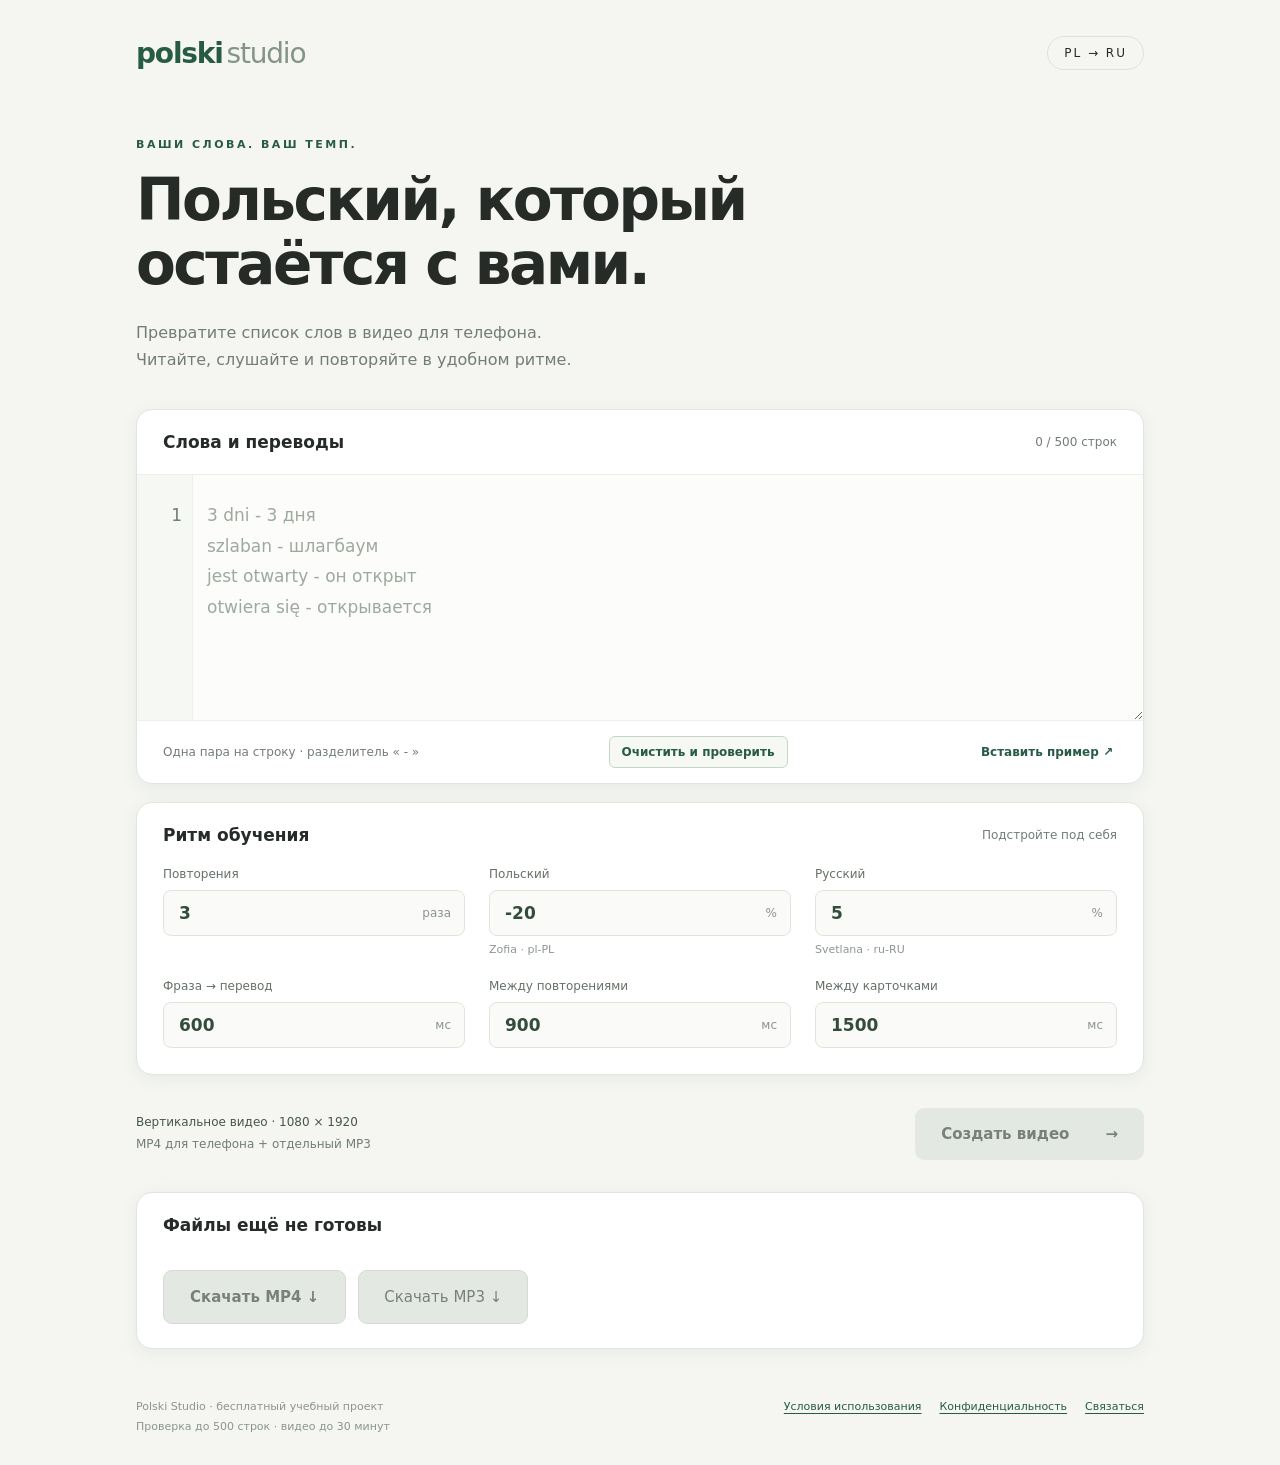
<file: templates/index.html>
<!doctype html>
<html lang="ru">
<head><meta charset="utf-8"><meta name="viewport" content="width=device-width,initial-scale=1"><title>Polski — слова в движении</title><link rel="icon" href="/static/favicon.svg" type="image/svg+xml"><link rel="stylesheet" href="/static/style.css?v=20261009-submit1"><script src="/static/app.js?v=20261009-submit1" defer></script></head>
<body>
<main>
  <header><a class="brand" href="/">polski<span>studio</span></a><span class="badge">PL → RU</span></header>
  <section class="intro"><p class="eyebrow">ВАШИ СЛОВА. ВАШ ТЕМП.</p><h1>Польский, который<br>остаётся с вами.</h1><p>Превратите список слов в видео для телефона.<br>Читайте, слушайте и повторяйте в удобном ритме.</p></section>
  <form id="form">
    <div class="editor panel"><div class="section-title"><h2>Слова и переводы</h2><span id="count">0 строк</span></div>
      <label class="sr-only" for="text">Вставьте слова и переводы</label>
      <div class="text-editor">
        <div id="line-gutter" class="line-gutter" aria-hidden="true"></div>
        <div id="text-measure" class="text-measure" aria-hidden="true"></div>
      <textarea id="text" name="text" required maxlength="100000" placeholder="3 dni - 3 дня&#10;szlaban - шлагбаум&#10;jest otwarty - он открыт&#10;otwiera się - открывается"></textarea>
      </div>
      <div class="editor-footer"><span>Одна пара на строку · разделитель « - »</span><button id="normalize" type="button">Очистить и проверить</button><button id="example" type="button">Вставить пример ↗</button></div>
    </div>
    <p id="normalized-summary" class="normalization-summary" aria-live="polite" hidden></p>
    <div id="errors" class="errors" role="alert" hidden></div>
    <div class="settings panel"><div class="section-title"><h2>Ритм обучения</h2><span>Подстройте под себя</span></div>
      <div class="settings-grid">
        <label>Повторения<div class="input-wrap"><input id="repetitions" type="number" min="1" max="5" value="3" required><span>раза</span></div></label>
        <label>Польский<div class="input-wrap"><input id="pl_rate" type="number" min="-50" max="50" value="-20" required><span>%</span></div><small>Zofia · pl-PL</small></label>
        <label>Русский<div class="input-wrap"><input id="ru_rate" type="number" min="-50" max="50" value="5" required><span>%</span></div><small>Svetlana · ru-RU</small></label>
        <label>Фраза → перевод<div class="input-wrap"><input id="language_pause" type="number" min="0" max="5000" step="50" value="600" required><span>мс</span></div></label>
        <label>Между повторениями<div class="input-wrap"><input id="repeat_pause" type="number" min="0" max="5000" step="50" value="900" required><span>мс</span></div></label>
        <label>Между карточками<div class="input-wrap"><input id="card_pause" type="number" min="0" max="5000" step="50" value="1500" required><span>мс</span></div></label>
      </div>
    </div>
    <div class="action"><p>Вертикальное видео · 1080 × 1920<br><span>MP4 для телефона + отдельный MP3</span></p><button id="submit" class="primary" type="submit" disabled aria-disabled="true">Создать видео <span>→</span></button></div>
  </form>
  <section id="result" class="panel result" aria-live="polite"><div class="section-title"><h2 id="stage">Файлы ещё не готовы</h2><span id="progress-label"></span></div><progress id="progress" hidden></progress><button id="cancel" class="secondary cancel" type="button" hidden>Отменить задание</button><div id="downloads"><p id="metadata"></p><div class="download-row"><a id="mp4" class="primary" aria-disabled="true" tabindex="-1" download>Скачать MP4 ↓</a><a id="mp3" class="secondary" aria-disabled="true" tabindex="-1" download>Скачать MP3 ↓</a></div></div></section>
  <footer class="site-footer"><div>Polski Studio · бесплатный учебный проект<br><span>Проверка до 500 строк · видео до 30 минут</span></div><nav aria-label="Правовая информация"><a href="/static/legal.html#terms">Условия использования</a><a href="/static/legal.html#privacy">Конфиденциальность</a><a href="mailto:moonstranger777@gmail.com">Связаться</a></nav></footer>
</main>
</body></html>
</file>
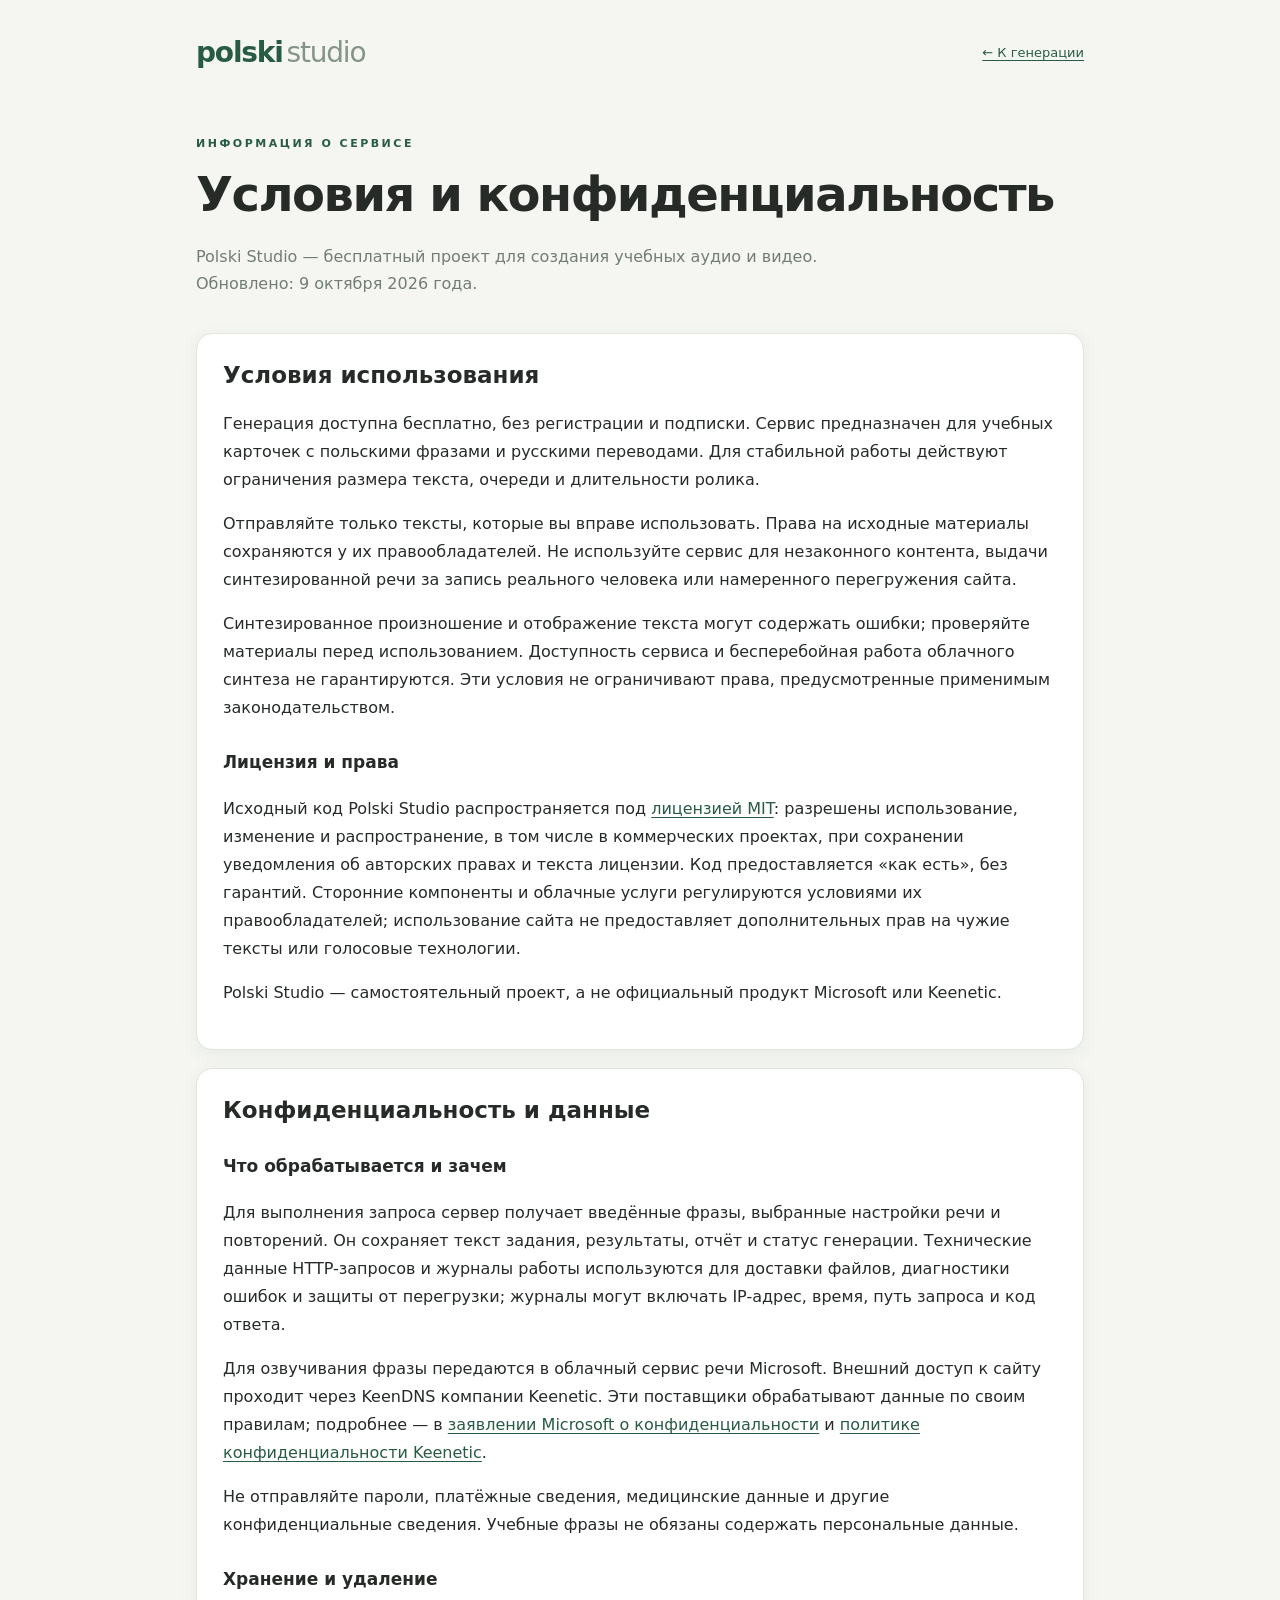
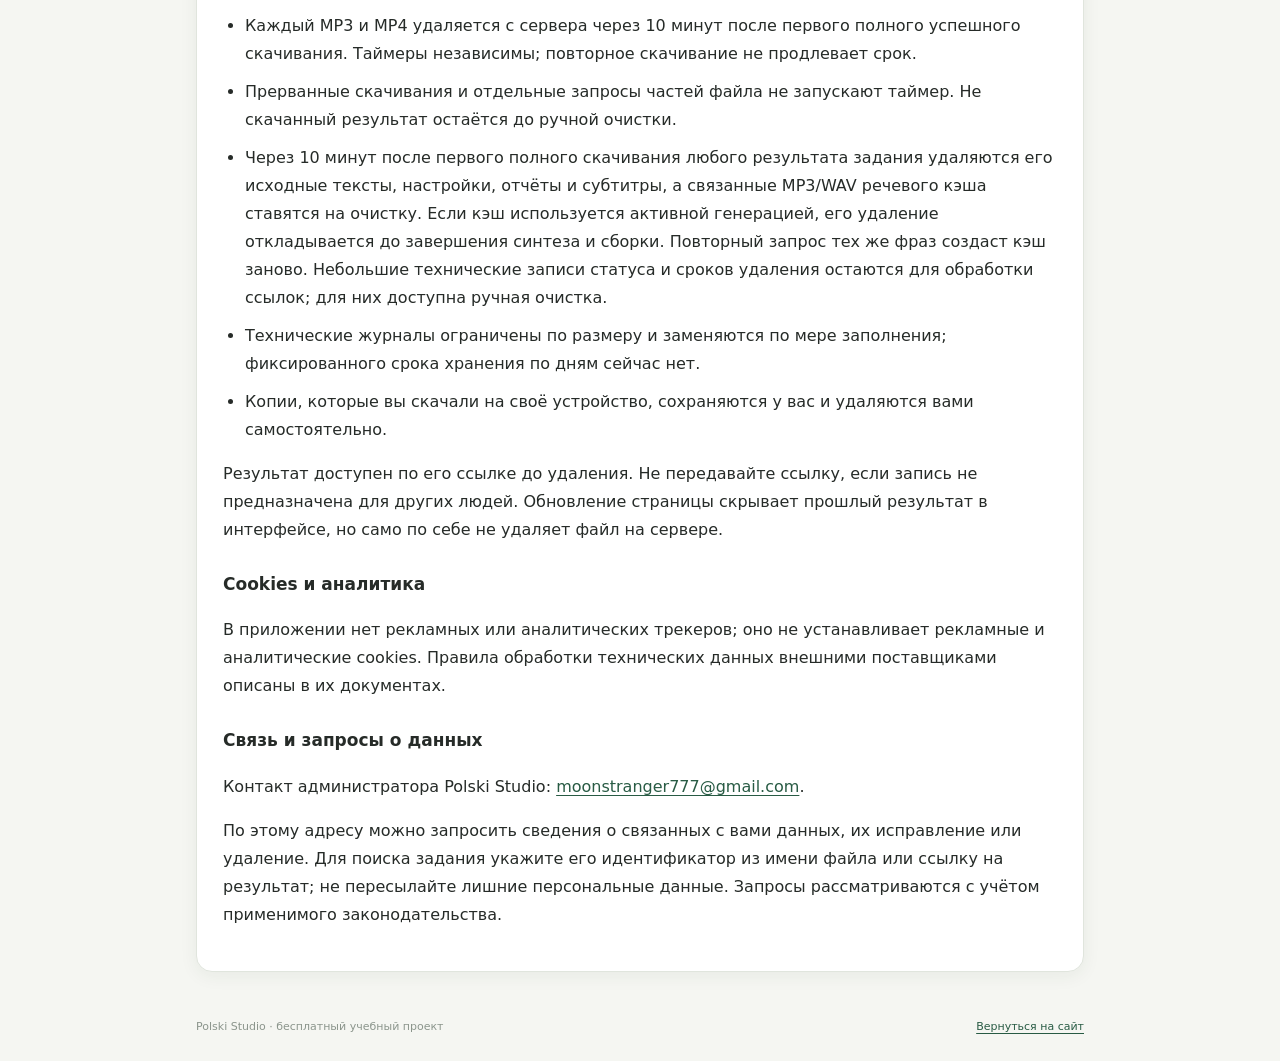
<file: static/legal.html>
<!doctype html>
<html lang="ru">
<head><meta charset="utf-8"><meta name="viewport" content="width=device-width,initial-scale=1"><title>Правовая информация — Polski Studio</title><link rel="icon" href="/static/favicon.svg" type="image/svg+xml"><link rel="stylesheet" href="/static/style.css?v=20261009-legal1"></head>
<body><main class="legal-page">
<header><a class="brand" href="/">polski<span>studio</span></a><a class="legal-back" href="/">← К генерации</a></header>
<div class="intro"><p class="eyebrow">ИНФОРМАЦИЯ О СЕРВИСЕ</p><h1>Условия и конфиденциальность</h1><p>Polski Studio — бесплатный проект для создания учебных аудио и видео.<br>Обновлено: 9 октября 2026 года.</p></div>
<section id="terms" class="panel legal-section" aria-labelledby="terms-title">
<h2 id="terms-title">Условия использования</h2>
<p>Генерация доступна бесплатно, без регистрации и подписки. Сервис предназначен для учебных карточек с польскими фразами и русскими переводами. Для стабильной работы действуют ограничения размера текста, очереди и длительности ролика.</p>
<p>Отправляйте только тексты, которые вы вправе использовать. Права на исходные материалы сохраняются у их правообладателей. Не используйте сервис для незаконного контента, выдачи синтезированной речи за запись реального человека или намеренного перегружения сайта.</p>
<p>Синтезированное произношение и отображение текста могут содержать ошибки; проверяйте материалы перед использованием. Доступность сервиса и бесперебойная работа облачного синтеза не гарантируются. Эти условия не ограничивают права, предусмотренные применимым законодательством.</p>
<h3>Лицензия и права</h3>
<p>Исходный код Polski Studio распространяется под <a href="https://github.com/Uniqornot/polski-studio/blob/main/LICENSE" rel="noopener noreferrer">лицензией MIT</a>: разрешены использование, изменение и распространение, в том числе в коммерческих проектах, при сохранении уведомления об авторских правах и текста лицензии. Код предоставляется «как есть», без гарантий. Сторонние компоненты и облачные услуги регулируются условиями их правообладателей; использование сайта не предоставляет дополнительных прав на чужие тексты или голосовые технологии.</p>
<p>Polski Studio — самостоятельный проект, а не официальный продукт Microsoft или Keenetic.</p>
</section>
<section id="privacy" class="panel legal-section" aria-labelledby="privacy-title">
<h2 id="privacy-title">Конфиденциальность и данные</h2>
<h3>Что обрабатывается и зачем</h3>
<p>Для выполнения запроса сервер получает введённые фразы, выбранные настройки речи и повторений. Он сохраняет текст задания, результаты, отчёт и статус генерации. Технические данные HTTP-запросов и журналы работы используются для доставки файлов, диагностики ошибок и защиты от перегрузки; журналы могут включать IP-адрес, время, путь запроса и код ответа.</p>
<p>Для озвучивания фразы передаются в облачный сервис речи Microsoft. Внешний доступ к сайту проходит через KeenDNS компании Keenetic. Эти поставщики обрабатывают данные по своим правилам; подробнее — в <a href="https://privacy.microsoft.com/ru-ru/privacystatement" rel="noopener noreferrer">заявлении Microsoft о конфиденциальности</a> и <a href="https://keenetic.com/en/legal" rel="noopener noreferrer">политике конфиденциальности Keenetic</a>.</p>
<p>Не отправляйте пароли, платёжные сведения, медицинские данные и другие конфиденциальные сведения. Учебные фразы не обязаны содержать персональные данные.</p>
<h3>Хранение и удаление</h3>
<ul>
<li>Каждый MP3 и MP4 удаляется с сервера через 10 минут после первого полного успешного скачивания. Таймеры независимы; повторное скачивание не продлевает срок.</li>
<li>Прерванные скачивания и отдельные запросы частей файла не запускают таймер. Не скачанный результат остаётся до ручной очистки.</li>
<li>Через 10 минут после первого полного скачивания любого результата задания удаляются его исходные тексты, настройки, отчёты и субтитры, а связанные MP3/WAV речевого кэша ставятся на очистку. Если кэш используется активной генерацией, его удаление откладывается до завершения синтеза и сборки. Повторный запрос тех же фраз создаст кэш заново. Небольшие технические записи статуса и сроков удаления остаются для обработки ссылок; для них доступна ручная очистка.</li>
<li>Технические журналы ограничены по размеру и заменяются по мере заполнения; фиксированного срока хранения по дням сейчас нет.</li>
<li>Копии, которые вы скачали на своё устройство, сохраняются у вас и удаляются вами самостоятельно.</li>
</ul>
<p>Результат доступен по его ссылке до удаления. Не передавайте ссылку, если запись не предназначена для других людей. Обновление страницы скрывает прошлый результат в интерфейсе, но само по себе не удаляет файл на сервере.</p>
<h3>Cookies и аналитика</h3>
<p>В приложении нет рекламных или аналитических трекеров; оно не устанавливает рекламные и аналитические cookies. Правила обработки технических данных внешними поставщиками описаны в их документах.</p>
<h3 id="contact">Связь и запросы о данных</h3>
<p>Контакт администратора Polski Studio: <a href="mailto:moonstranger777@gmail.com">moonstranger777@gmail.com</a>.</p>
<p>По этому адресу можно запросить сведения о связанных с вами данных, их исправление или удаление. Для поиска задания укажите его идентификатор из имени файла или ссылку на результат; не пересылайте лишние персональные данные. Запросы рассматриваются с учётом применимого законодательства.</p>
</section>
<footer><span>Polski Studio · бесплатный учебный проект</span><a href="/">Вернуться на сайт</a></footer>
</main></body></html>
</file>
<file: static/style.css>
:root{font-family:system-ui,-apple-system,"Segoe UI",sans-serif;color:#262b28;background:#f5f6f2;--green:#285b44;--muted:#727d75}*{box-sizing:border-box}body{margin:0}main{max-width:1080px;margin:auto;padding:36px 36px 28px}header{display:flex;justify-content:space-between;align-items:center}.brand{font-size:28px;font-weight:800;letter-spacing:-1.2px;text-decoration:none;color:var(--green)}.brand span{font-weight:400;color:#849487;margin-left:4px}.badge{font-size:12px;letter-spacing:2px;border:1px solid #dce3dc;border-radius:24px;padding:9px 16px}.intro{margin:68px 0 36px}.eyebrow{font-size:11px;font-weight:700;letter-spacing:2.5px;color:var(--green)}h1{font-size:clamp(36px,5.2vw,58px);line-height:1.1;letter-spacing:-2.5px;font-weight:650;margin:18px 0 22px}.intro>p:last-child{line-height:1.7;color:var(--muted);font-size:16px}.panel{background:#fff;border:1px solid #e0e5dd;border-radius:16px;box-shadow:0 4px 18px #223b2410}.editor{overflow:hidden}.section-title{display:flex;justify-content:space-between;align-items:center;gap:12px;padding:22px 26px}.section-title h2{font-size:17px;font-weight:600;margin:0}.section-title>span{font-size:12px;color:var(--muted)}textarea{display:block;width:100%;height:245px;border:0;border-top:1px solid #edf0e9;border-bottom:1px solid #edf0e9;padding:25px 26px;font:17px/1.8 system-ui;resize:vertical;background:#fcfdfb;color:#263c30}textarea::placeholder{color:#9da99f}textarea:focus{outline:2px solid #9fbfa8;outline-offset:-2px}.editor-footer{display:flex;justify-content:space-between;align-items:center;gap:12px;padding:15px 26px;font-size:12px;color:var(--muted)}button{cursor:pointer;font:inherit}#example{border:0;background:none;color:var(--green);font-size:12px;font-weight:600;padding:4px}.settings{margin-top:18px}.settings-grid{display:grid;grid-template-columns:repeat(3,1fr);gap:23px 24px;padding:0 26px 26px}.settings-grid label{font-size:12px;color:#647167}.input-wrap{display:flex;margin-top:9px;border:1px solid #dfe5dc;border-radius:8px;background:#fafbf8;padding:11px 13px;align-items:center}.input-wrap input{width:100%;font:600 17px system-ui;color:#334c3b;border:0;background:transparent;outline:none}.input-wrap:focus-within{outline:2px solid #9fbfa8}.input-wrap>span{color:#8a948c;font-size:12px}small{display:block;margin-top:7px;color:#8c978e;font-size:11px}.action{display:flex;justify-content:space-between;align-items:center;margin:25px 0;gap:20px}.action p{font-size:12px;line-height:1.8;color:#455749}.action p span{color:var(--muted)}.primary{display:inline-flex;align-items:center;justify-content:center;gap:36px;background:var(--green);color:#fff;border:0;border-radius:9px;padding:17px 26px;font-size:15px;font-weight:600;text-decoration:none}.primary:hover{background:#1d4733}.primary:disabled{opacity:.6;cursor:wait}.secondary{display:inline-flex;align-items:center;justify-content:center;border:1px solid #c8d5ca;color:var(--green);border-radius:9px;padding:16px 25px;text-decoration:none;font-size:15px}.errors{color:#963725;border:1px solid #e6c7c0;background:#fff3ef;padding:17px;border-radius:10px;white-space:pre-wrap;font-size:14px}.result{margin-top:22px;padding-bottom:24px}.result progress{display:block;width:calc(100% - 52px);margin:0 26px;height:7px;accent-color:var(--green)}#downloads{padding:0 26px}#metadata{font-size:13px;color:var(--muted)}.download-row{display:flex;gap:12px}footer{display:flex;justify-content:space-between;gap:10px;font-size:11px;color:#8b958c;margin-top:48px}.sr-only{position:absolute;width:1px;height:1px;overflow:hidden;clip:rect(0,0,0,0)}[hidden]{display:none!important}@media(max-width:600px){main{padding:24px 18px}.intro{margin-top:45px}h1{letter-spacing:-1.5px}.settings-grid{grid-template-columns:repeat(2,1fr);gap:20px 12px;padding:0 18px 22px}.section-title{padding:20px 18px}.section-title>span{font-size:10px}textarea{padding:20px 18px;font-size:15px}.editor-footer{padding:13px 18px;align-items:flex-start;font-size:10px}.action{align-items:stretch;flex-direction:column}.action p{margin:0}.primary{padding:16px 20px}.download-row{flex-direction:column}footer{flex-direction:column}}

#normalize{border:1px solid #c8d5ca;border-radius:6px;padding:8px 12px;color:var(--green);background:#f5f8f3;font-size:12px;font-weight:600}.editor-footer{flex-wrap:wrap}.normalization-summary{font-size:14px;color:var(--green);padding:2px 8px}.cancel{margin:18px 26px 0;font:inherit;cursor:pointer}

.errors{margin:12px 0 18px}

/* Logical line numbers follow soft-wrapped rows without entering the a11y tree. */
.text-editor{position:relative;display:grid;--line-gutter-width:3.5rem;grid-template-columns:var(--line-gutter-width) minmax(0,1fr);border-top:1px solid #edf0e9;border-bottom:1px solid #edf0e9;min-width:0}
.text-editor textarea{grid-column:2;min-width:0;border:0;padding-left:14px;overflow-wrap:break-word}
.line-gutter{position:absolute;top:0;bottom:0;left:0;width:var(--line-gutter-width);min-height:0;overflow:hidden;text-align:right;padding:25px 10px;font:17px/1.8 system-ui;color:var(--muted);background:#f5f8f3;border-right:1px solid #edf0e9;user-select:none;font-variant-numeric:tabular-nums}
.line-number{white-space:nowrap}
.text-measure{position:absolute;visibility:hidden;pointer-events:none;white-space:pre-wrap;overflow-wrap:break-word;word-break:normal}
@media(max-width:600px){.text-editor{--line-gutter-width:2.75rem}.line-gutter{padding:20px 8px;font-size:15px}.text-editor textarea{padding-left:12px}}

.download-row a[aria-disabled="true"],.download-row a[aria-disabled="true"]:hover{background:#e4e8e2;color:#788179;border:1px solid #d5dbd3;cursor:not-allowed;box-shadow:none}

.site-footer{align-items:flex-start;line-height:1.8}.site-footer nav{display:flex;gap:10px 18px;flex-wrap:wrap;justify-content:flex-end}footer a,.legal-page a:not(.brand){color:var(--green);text-underline-offset:3px}footer a:focus-visible,.legal-page a:focus-visible{outline:2px solid #9fbfa8;outline-offset:4px}.legal-page{max-width:960px}.legal-page h1{font-size:clamp(30px,4.8vw,48px);letter-spacing:-1.5px}.legal-section{padding:26px;margin:18px 0;line-height:1.75;overflow-wrap:anywhere;scroll-margin-top:24px}.legal-section h2{font-size:23px;line-height:1.35;margin-top:0}.legal-section h3{font-size:17px;margin-top:26px}.legal-section ul{padding-left:22px}.legal-section li{margin:10px 0}.legal-back{font-size:13px;white-space:nowrap}@media(max-width:600px){.site-footer nav{justify-content:flex-start}.legal-section{padding:20px 18px}.legal-page header{gap:12px;flex-wrap:wrap}}

#submit:disabled,#submit:disabled:hover{background:#e4e8e2;color:#788179;border:0;opacity:1;cursor:not-allowed}
</file>
